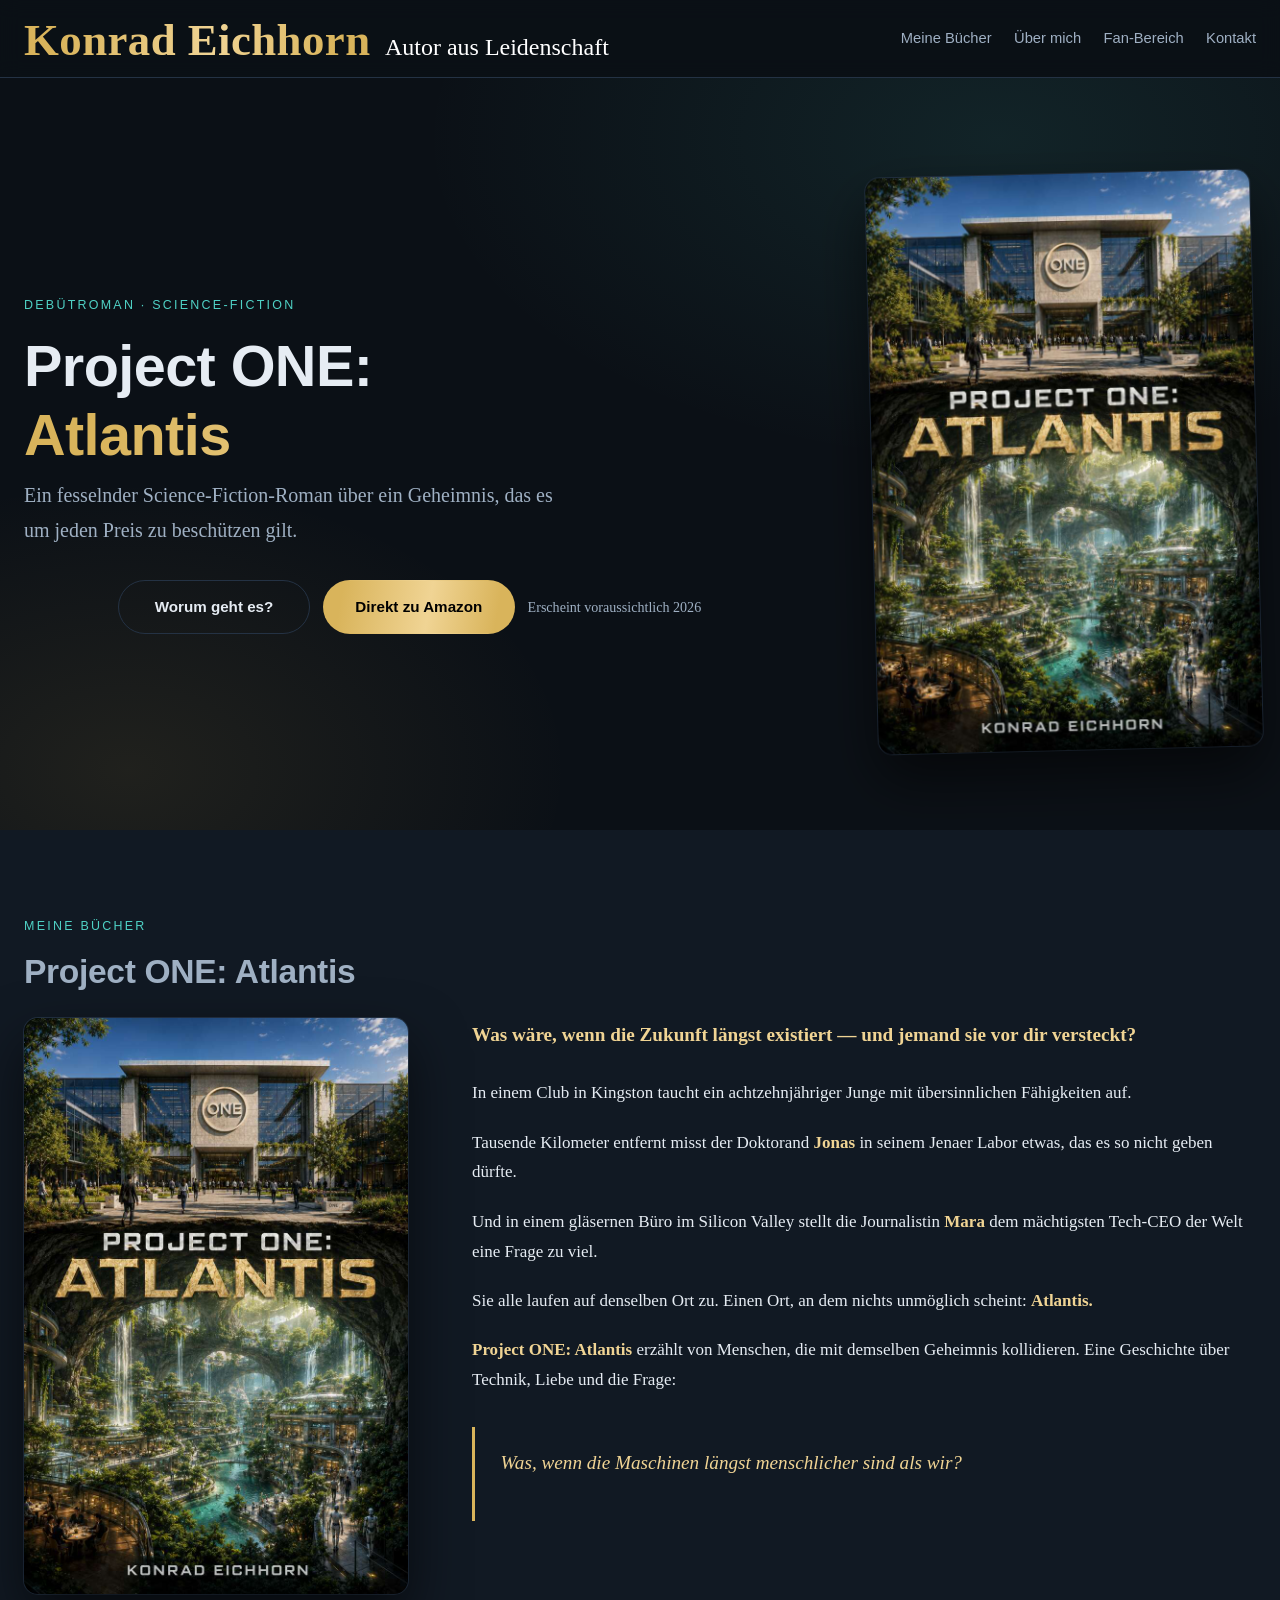
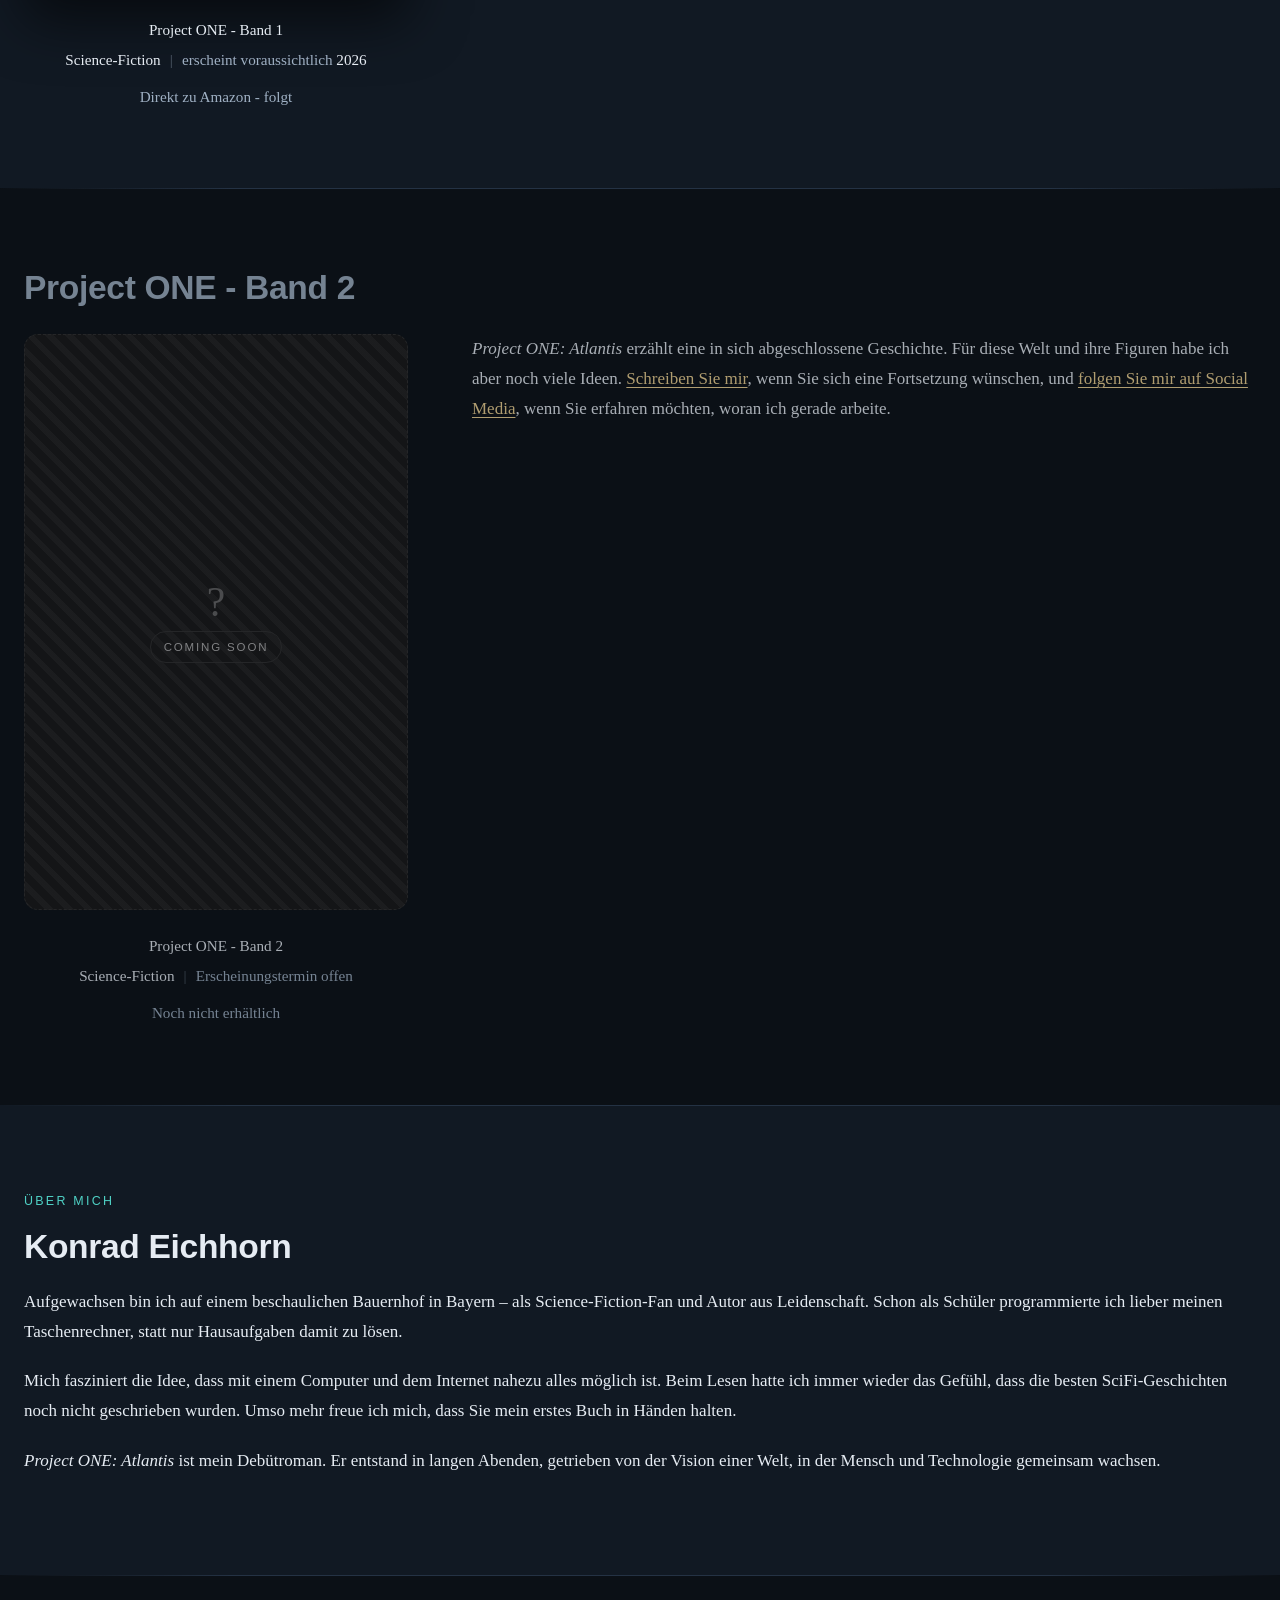
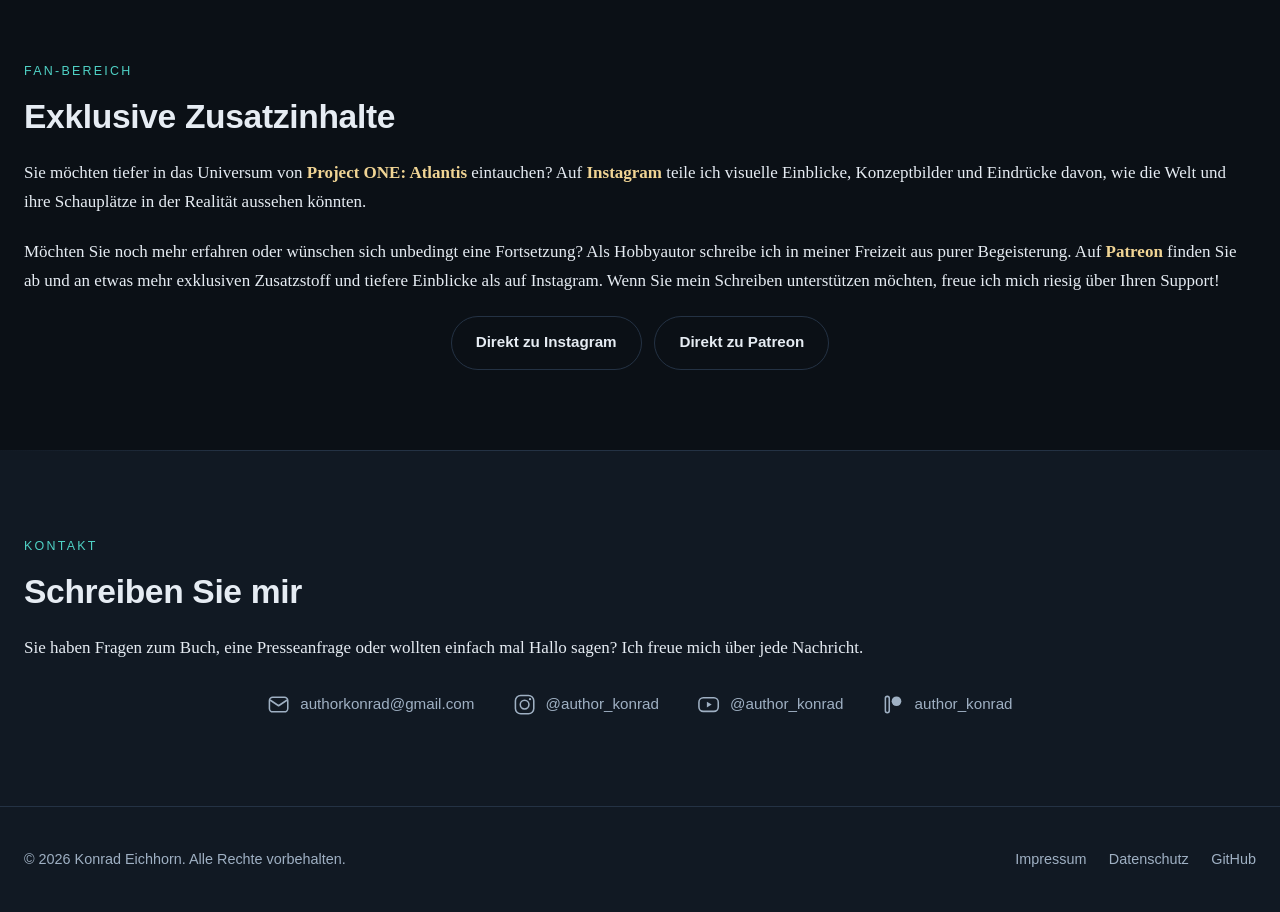
<file: index.html>
<!DOCTYPE html>
<html lang="de">

<head>
  <meta charset="utf-8">
  <meta name="viewport" content="width=device-width, initial-scale=1">
  <title>Konrad - Autor aus Leidenschaft</title>
  <meta name="description"
    content="Konrad Eichhorn schreibt Science-Fiction. Sein Debütroman „Project ONE: Atlantis“ erzählt von einem Geheimnis, das es um jeden Preis zu beschützen gilt.">
  <meta name="author" content="Konrad Eichhorn">
  <link rel="canonical" href="https://keichhorn.github.io/author/">

  <meta property="og:type" content="website">
  <meta property="og:locale" content="de_DE">
  <meta property="og:site_name" content="Konrad Eichhorn — Autor">
  <meta property="og:title" content="Konrad Eichhorn - Autor aus Leidenschaft">
  <meta property="og:description"
    content="Was wäre, wenn die Zukunft längst existiert — und jemand sie vor dir versteckt?">
  <meta property="og:url" content="https://keichhorn.github.io/author/">
  <meta property="og:image" content="https://keichhorn.github.io/author/bilder/cover-project-one-atlantis.jpg">
  <meta name="twitter:card" content="summary_large_image">

  <meta name="color-scheme" content="dark">
  <meta name="theme-color" content="#0b1016">
  <link rel="icon" type="image/png" href="bilder/icon-k.png">
  <link rel="stylesheet" href="assets/style.css">
</head>

<body>

  <header class="site-head">
    <div class="wrap">
      <div class="brand-group">
        <a class="brand" href="index.html">Konrad Eichhorn</a>
        <span class="tagline">Autor aus Leidenschaft</span>
      </div>
      <nav aria-label="Hauptnavigation">
        <a href="#buecher">Meine Bücher</a>
        <a href="#autor">Über mich</a>
        <a href="#fan-bereich">Fan-Bereich</a>
        <a href="#kontakt">Kontakt</a>
      </nav>
    </div>
  </header>

  <main>

    <!-- ---------- Hero ---------- -->
    <div class="hero">
      <div class="wrap">
        <div>
          <span class="kicker">Debütroman · Science-Fiction</span>
          <h1>Project ONE:<span class="accent">Atlantis</span></h1>
          <p class="lead">
            Ein fesselnder Science-Fiction-Roman über ein Geheimnis, das es um jeden Preis zu beschützen gilt.
          </p>
          <div class="actions">
            <a class="btn btn-ghost" href="#buecher">Worum geht es?</a>
            <!-- Ziel und Zustand kommen aus AMAZON_URL in assets/script.js -->
            <a class="btn btn-primary" aria-disabled="true" href="#kontakt" data-amazon="Amazon"
              title="Der Link folgt zur Veröffentlichung">Direkt zu Amazon</a>
            <span class="hint">Erscheint voraussichtlich 2026</span>
          </div>
        </div>
        <div class="cover-col">
          <a class="cover-frame" href="#buecher" aria-label="Zum Buch springen">
            <img src="bilder/cover-project-one-atlantis.jpg" width="800" height="1200"
              alt="Buchcover „Project ONE: Atlantis“ von Konrad Eichhorn: ein gläserner Firmensitz über einer verborgenen unterirdischen Stadt.">
          </a>
        </div>
      </div>
    </div>

    <!-- ---------- Meine Bücher — Band 1 ---------- -->
    <section id="buecher" class="section-alt">
      <div class="wrap">
        <span class="kicker">Meine Bücher</span>

        <article>
          <h3 class="book-title">Project ONE: Atlantis</h3>

          <div class="book">
            <div class="cover-col">
              <div class="cover-frame">
                <img src="bilder/cover-project-one-atlantis.jpg" width="800" height="1200" loading="lazy"
                  alt="Buchcover „Project ONE: Atlantis“ von Konrad Eichhorn: ein gläserner Firmensitz über einer verborgenen unterirdischen Stadt.">
              </div>
              <div class="specs">
                <p>Project ONE - Band 1</p>
                <p>Science-Fiction<span class="sep">|</span><span class="lbl">erscheint voraussichtlich</span> 2026</p>
                <!-- Ziel und Zustand kommen aus AMAZON_URL in assets/script.js -->
                <p><a class="buy pending" href="#kontakt" data-amazon="Direkt zu Amazon">Direkt zu Amazon - folgt</a>
                </p>
              </div>
            </div>

            <div class="prose blurb">
              <p class="opener">Was wäre, wenn die Zukunft längst existiert — und jemand sie vor dir versteckt?</p>
              <p>In einem Club in Kingston taucht ein achtzehnjähriger Junge mit übersinnlichen Fähigkeiten auf.</p>
              <p>Tausende Kilometer entfernt misst der Doktorand <strong>Jonas</strong> in seinem Jenaer Labor etwas,
                das es so nicht geben dürfte.</p>
              <p>Und in einem gläsernen Büro im Silicon Valley stellt die Journalistin <strong>Mara</strong> dem
                mächtigsten Tech-CEO der Welt eine Frage zu viel.</p>
              <p>Sie alle laufen auf denselben Ort zu. Einen Ort, an dem nichts unmöglich scheint:
                <strong>Atlantis.</strong>
              </p>
              <p><strong>Project ONE: Atlantis</strong> erzählt von Menschen, die mit demselben Geheimnis kollidieren.
                Eine Geschichte über Technik, Liebe und die Frage:</p>
              <blockquote>
                <p>Was, wenn die Maschinen längst menschlicher sind als wir?</p>
              </blockquote>
            </div>
          </div>
        </article>
      </div>
    </section>

    <!-- ---------- Meine Bücher — Band 2 (Platzhalter) ---------- -->
    <section id="band-2">
      <div class="wrap">
        <article class="book-soon">
          <h3 class="book-title">Project ONE - Band 2</h3>

          <div class="book">
            <div class="cover-col">
              <div class="cover-placeholder" role="img" aria-label="Cover zu Band 2 — noch nicht verfügbar">
                <span class="qm" aria-hidden="true">?</span>
                <span class="badge-soon">Coming soon</span>
              </div>
              <div class="specs">
                <p>Project ONE - Band 2</p>
                <p>Science-Fiction<span class="sep">|</span><span class="lbl">Erscheinungstermin offen</span></p>
                <p class="pending">Noch nicht erhältlich</p>
              </div>
            </div>

            <div class="prose">
              <p>
                <em>Project ONE: Atlantis</em> erzählt eine in sich abgeschlossene Geschichte.
                Für diese Welt und ihre Figuren habe ich aber noch viele Ideen.
                <a href="mailto:authorkonrad@gmail.com">Schreiben Sie mir</a>, wenn Sie sich
                eine Fortsetzung wünschen, und <a href="#kontakt">folgen Sie mir auf Social
                  Media</a>, wenn Sie erfahren möchten, woran ich gerade arbeite.
              </p>
              <!-- Erscheint erst, wenn AMAZON_AUTHOR_URL in assets/script.js gesetzt ist. -->
              <p hidden data-amazon-author-item>
                Sie möchten erfahren, wann es so weit ist?
                <a class="buy" data-amazon-author="Abonnieren Sie mich auf Amazon" href="#">Abonnieren Sie mich auf
                  Amazon</a> — dann werden Sie über jedes neue
                Buch benachrichtigt.
              </p>
            </div>
          </div>
        </article>
      </div>
    </section>

    <!-- ---------- Über mich ---------- -->
    <section id="autor" class="section-alt">
      <div class="wrap prose">
        <span class="kicker">Über mich</span>
        <h2>Konrad Eichhorn</h2>
        <p>
          Aufgewachsen bin ich auf einem beschaulichen Bauernhof in Bayern – als Science-Fiction-Fan
          und Autor aus Leidenschaft. Schon als Schüler programmierte ich lieber meinen Taschenrechner,
          statt nur Hausaufgaben damit zu lösen.
        </p>
        <p>
          Mich fasziniert die Idee, dass mit einem Computer und dem Internet nahezu alles möglich ist.
          Beim Lesen hatte ich immer wieder das Gefühl, dass die besten SciFi-Geschichten noch nicht
          geschrieben wurden. Umso mehr freue ich mich, dass Sie mein erstes Buch in Händen halten.
        </p>
        <p>
          <em>Project ONE: Atlantis</em> ist mein Debütroman. Er entstand in langen Abenden, getrieben
          von der Vision einer Welt, in der Mensch und Technologie gemeinsam wachsen.
        </p>
      </div>
    </section>

    <!-- ---------- Fan-Bereich ---------- -->
    <section id="fan-bereich">
      <div class="wrap prose blurb">
        <span class="kicker">Fan-Bereich</span>
        <h2>Exklusive Zusatzinhalte</h2>
        <p>
          Sie möchten tiefer in das Universum von <strong>Project ONE: Atlantis</strong> eintauchen?
          Auf <strong>Instagram</strong> teile ich visuelle Einblicke, Konzeptbilder und Eindrücke davon, wie die Welt
          und ihre Schauplätze in der Realität aussehen könnten.
        </p>
        <p>
          Möchten Sie noch mehr erfahren oder wünschen sich unbedingt eine Fortsetzung? Als Hobbyautor schreibe ich in
          meiner Freizeit aus purer Begeisterung. Auf <strong>Patreon</strong> finden Sie ab und an etwas mehr
          exklusiven Zusatzstoff und tiefere Einblicke als auf Instagram. Wenn Sie mein Schreiben unterstützen möchten,
          freue ich mich riesig über Ihren Support!
        </p>
        <div class="actions">
          <a class="btn btn-ghost" href="https://www.instagram.com/author_konrad/" rel="me noopener noreferrer"
            target="_blank" title="Instagram">
            Direkt zu Instagram
          </a>
          <a class="btn btn-ghost" href="https://www.patreon.com/author_konrad" rel="me noopener noreferrer"
            target="_blank" title="Patreon">
            Direkt zu Patreon
          </a>
        </div>
      </div>
    </section>

    <!-- ---------- Kontakt ---------- -->
    <section id="kontakt" class="section-alt">
      <div class="wrap prose">
        <span class="kicker">Kontakt</span>
        <h2>Schreiben Sie mir</h2>
        <p>
          Sie haben Fragen zum Buch, eine Presseanfrage oder wollten einfach mal Hallo sagen?
          Ich freue mich über jede Nachricht.
        </p>
        <ul class="social">
          <li>
            <a href="mailto:authorkonrad@gmail.com" title="E-Mail">
              <svg viewBox="0 0 24 24" aria-hidden="true" focusable="false">
                <rect x="2.5" y="4.5" width="19" height="15" rx="3.5" />
                <path d="M3.5 7.5 L12 13.2 L20.5 7.5" />
              </svg>
              <span>authorkonrad@gmail.com</span>
              <span class="sr">per E-Mail schreiben</span>
            </a>
          </li>
          <!-- Wird nur eingeblendet, wenn AMAZON_AUTHOR_URL in assets/script.js gesetzt ist. -->
          <li hidden data-amazon-author-item>
            <a data-amazon-author href="#">
              <svg viewBox="0 0 24 24" aria-hidden="true" focusable="false">
                <circle cx="12" cy="8.2" r="3.7" />
                <path d="M4.8 20.5 c0-3.6 3.2-5.8 7.2-5.8 s7.2 2.2 7.2 5.8" />
              </svg>
              <span>Autorenprofil bei Amazon</span>
            </a>
          </li>
          <li>
            <a href="https://www.instagram.com/author_konrad/" rel="me noopener noreferrer" target="_blank"
              title="Instagram">
              <svg viewBox="0 0 24 24" aria-hidden="true" focusable="false">
                <rect x="2.5" y="2.5" width="19" height="19" rx="5.5" />
                <circle cx="12" cy="12" r="4.5" />
                <circle cx="17.6" cy="6.4" r="1.2" class="dot" />
              </svg>
              <span>@author_konrad</span>
              <span class="sr">auf Instagram</span>
            </a>
          </li>
          <li>
            <a href="https://www.youtube.com/@author_konrad" rel="me noopener noreferrer" target="_blank"
              title="YouTube">
              <svg viewBox="0 0 24 24" aria-hidden="true" focusable="false">
                <rect x="2" y="5" width="20" height="14" rx="4.5" />
                <path d="M10.2 9.1 L15.2 12 L10.2 14.9 Z" class="fill" />
              </svg>
              <span>@author_konrad</span>
              <span class="sr">auf YouTube</span>
            </a>
          </li>
          <li>
            <a href="https://www.patreon.com/author_konrad" rel="me noopener noreferrer" target="_blank"
              title="Patreon">
              <svg viewBox="0 0 24 24" aria-hidden="true" focusable="false">
                <rect x="3.5" y="3.5" width="4" height="17" rx="2" />
                <circle cx="15" cy="8.5" r="5" class="fill" />
              </svg>
              <span>author_konrad</span>
              <span class="sr">auf Patreon</span>
            </a>
          </li>
        </ul>
      </div>
    </section>

  </main>

  <footer class="site-foot">
    <div class="wrap">
      <p style="margin:0;">© 2026 Konrad Eichhorn. Alle Rechte vorbehalten.</p>
      <nav aria-label="Rechtliches">
        <a href="impressum.html">Impressum</a>
        <a href="datenschutz.html">Datenschutz</a>
        <a href="https://github.com/keichhorn/author" rel="noopener noreferrer" target="_blank">GitHub</a>
      </nav>
    </div>
  </footer>

  <script src="assets/script.js" defer></script>
</body>

</html>
</file>
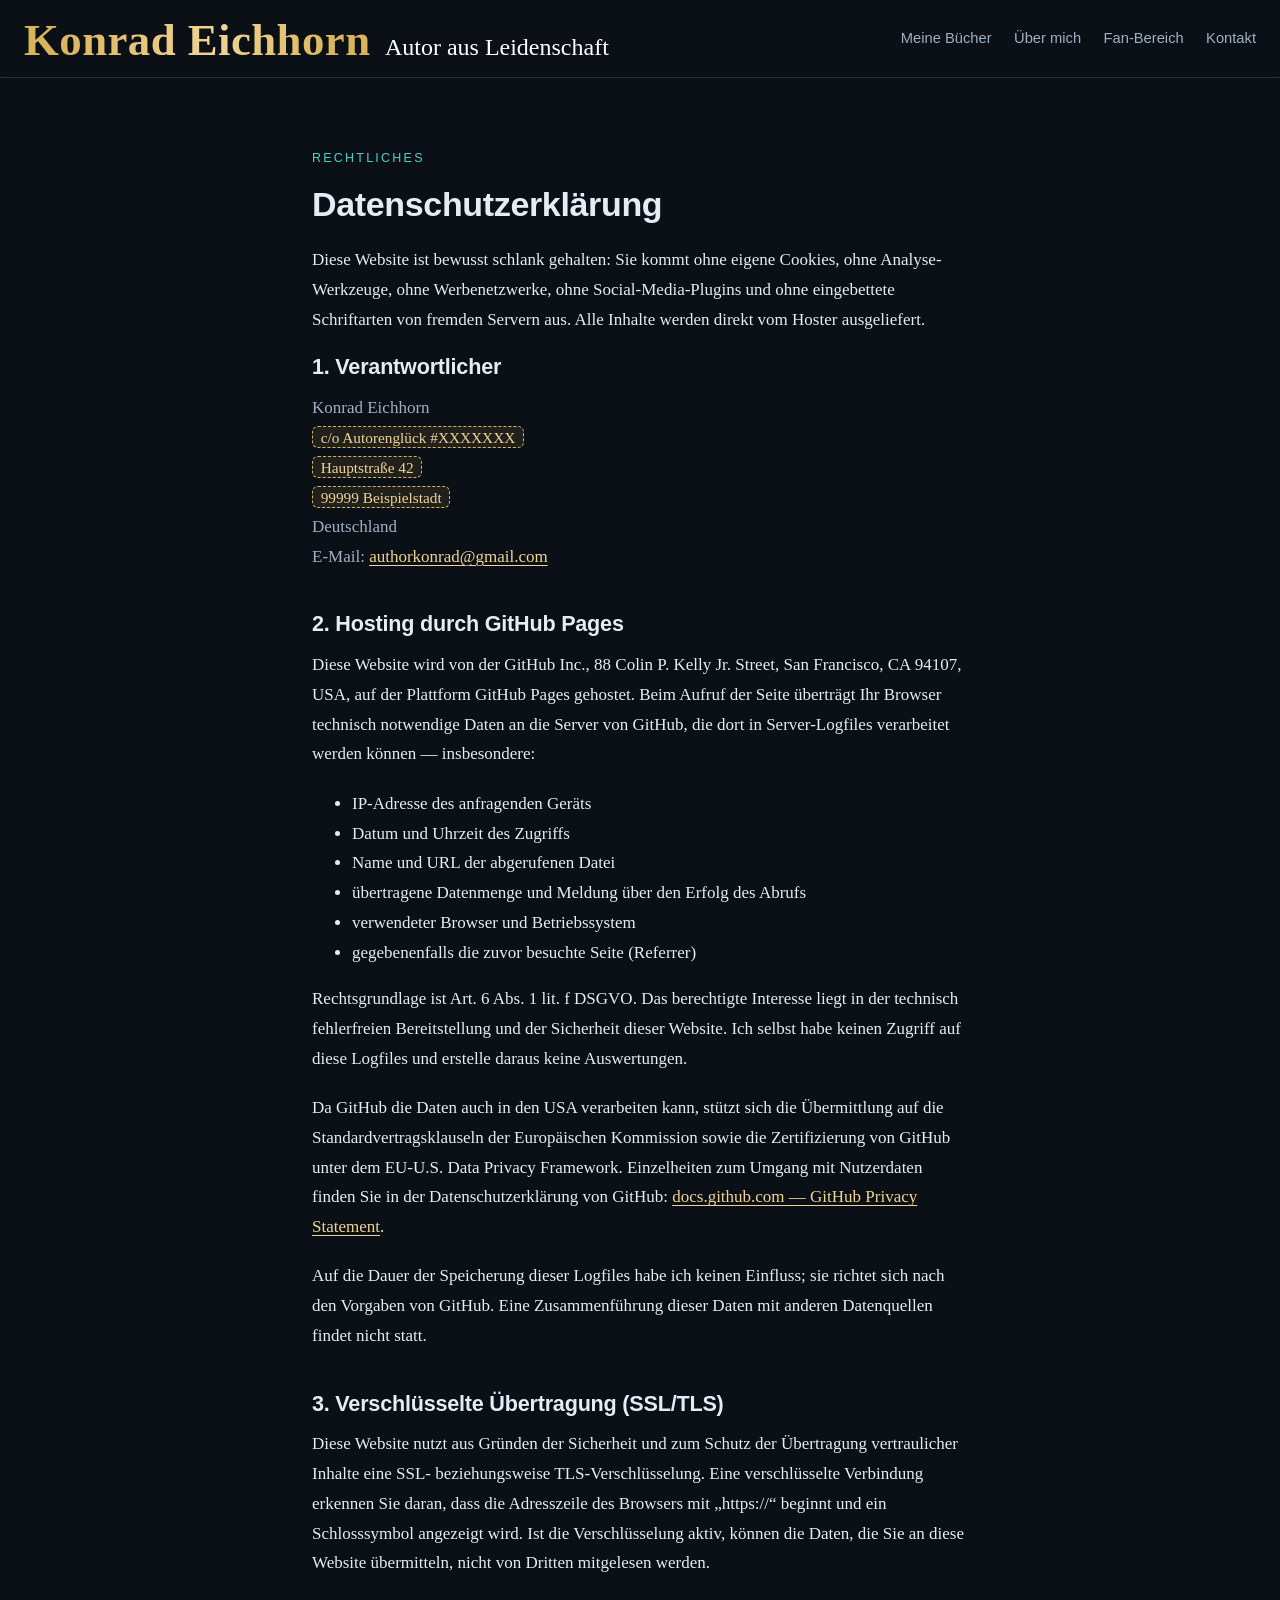
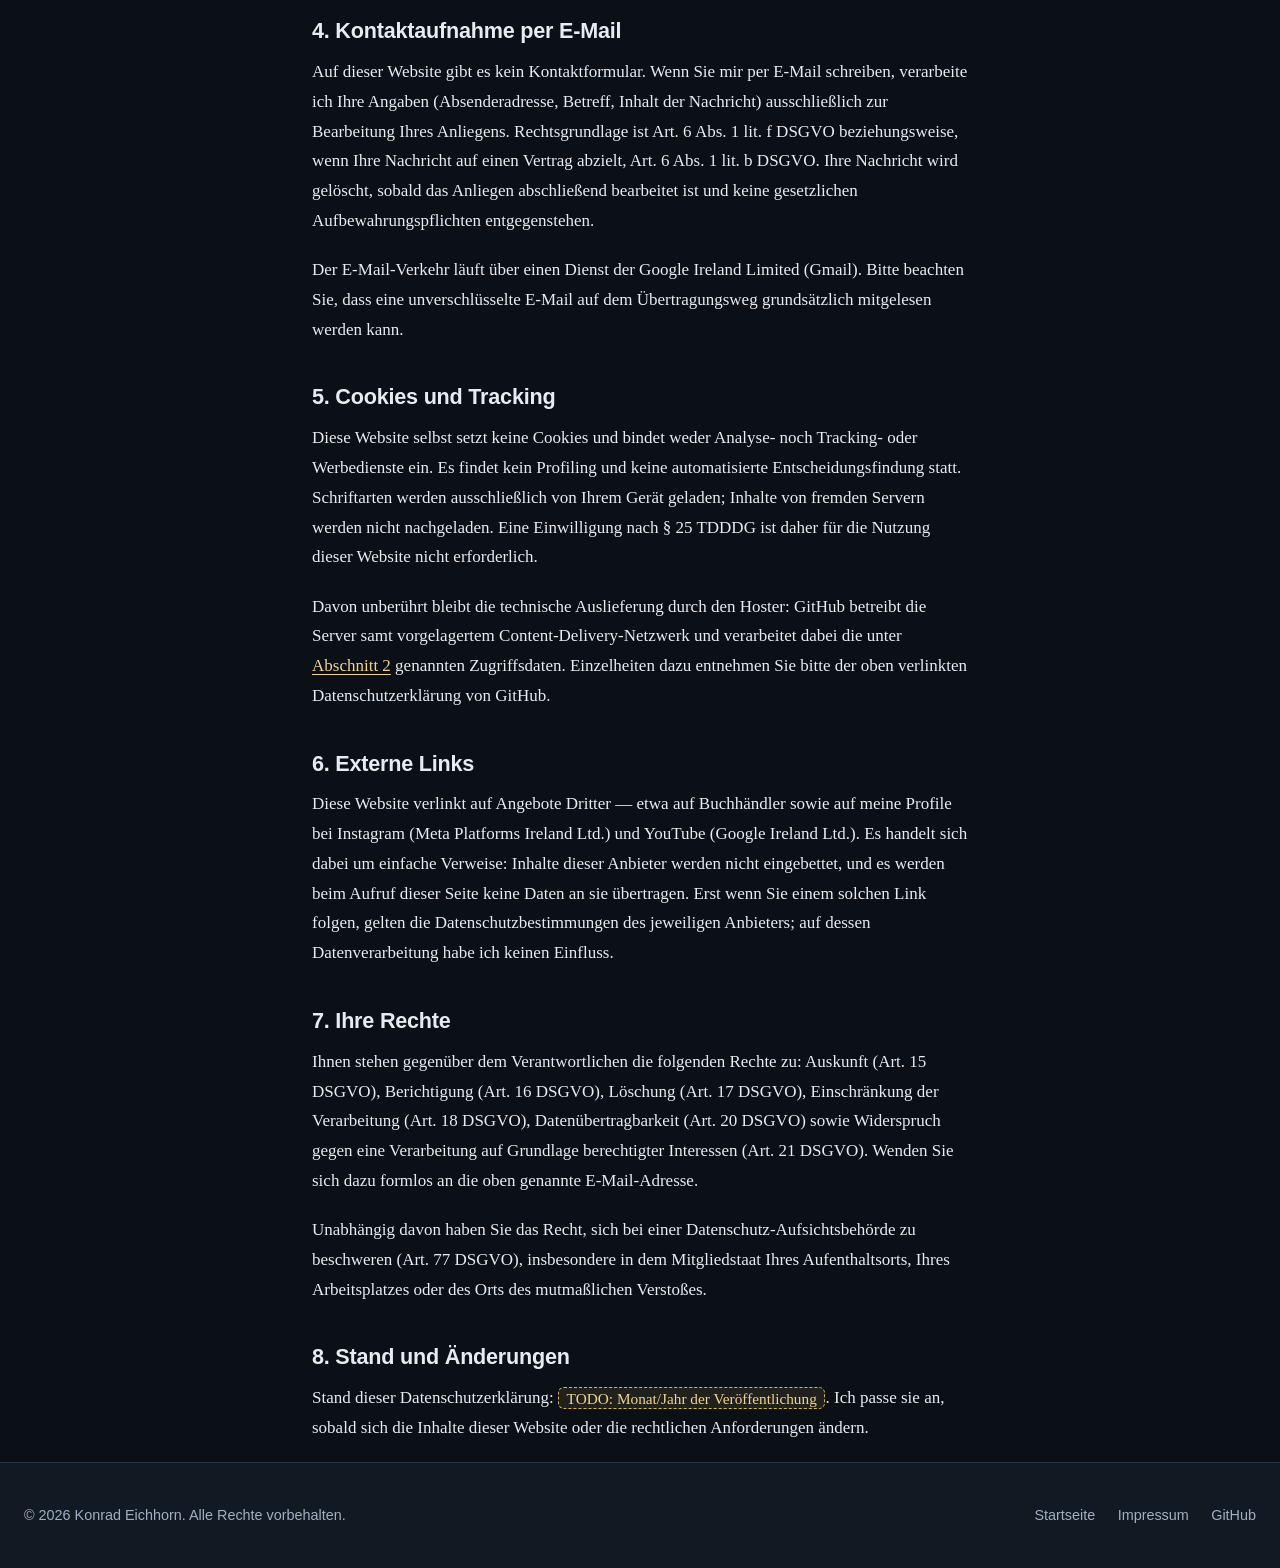
<file: datenschutz.html>
<!DOCTYPE html>
<html lang="de">
<head>
<meta charset="utf-8">
<meta name="viewport" content="width=device-width, initial-scale=1">
<title>Datenschutzerklärung - Konrad Eichhorn</title>
<meta name="description" content="Datenschutzerklärung der Autorenseite von Konrad Eichhorn.">
<meta name="robots" content="noindex, follow">
<meta name="color-scheme" content="dark">
<meta name="theme-color" content="#0b1016">
<link rel="icon" type="image/png" href="bilder/icon-k.png">
<link rel="stylesheet" href="assets/style.css">
</head>
<body>

<header class="site-head">
  <div class="wrap">
    <div class="brand-group">
      <a class="brand" href="index.html">Konrad Eichhorn</a>
      <span class="tagline">Autor aus Leidenschaft</span>
    </div>
    <nav aria-label="Hauptnavigation">
      <a href="index.html#buecher">Meine Bücher</a>
      <a href="index.html#autor">Über mich</a>
      <a href="index.html#fan-bereich">Fan-Bereich</a>
      <a href="index.html#kontakt">Kontakt</a>
    </nav>
  </div>
</header>

<main class="legal">
  <div class="wrap prose">
    <span class="kicker">Rechtliches</span>
    <h1>Datenschutzerklärung</h1>

    <p>
      Diese Website ist bewusst schlank gehalten: Sie kommt ohne eigene Cookies, ohne
      Analyse-Werkzeuge, ohne Werbenetzwerke, ohne Social-Media-Plugins und ohne eingebettete
      Schriftarten von fremden Servern aus. Alle Inhalte werden direkt vom Hoster ausgeliefert.
    </p>

    <h2>1. Verantwortlicher</h2>
    <address>
      Konrad Eichhorn<br>
      <!-- TODO: Anschrift synchron zum Impressum aktualisieren. -->
      <span class="todo">c/o Autorenglück #XXXXXXX</span><br>
      <span class="todo">Hauptstraße 42</span><br>
      <span class="todo">99999 Beispielstadt</span><br>
      Deutschland<br>
      E-Mail: <a href="mailto:authorkonrad@gmail.com">authorkonrad@gmail.com</a>
    </address>

    <h2 id="hosting">2. Hosting durch GitHub Pages</h2>
    <p>
      Diese Website wird von der GitHub Inc., 88 Colin P. Kelly Jr. Street, San Francisco,
      CA 94107, USA, auf der Plattform GitHub Pages gehostet. Beim Aufruf der Seite überträgt
      Ihr Browser technisch notwendige Daten an die Server von GitHub, die dort in Server-Logfiles
      verarbeitet werden können — insbesondere:
    </p>
    <ul>
      <li>IP-Adresse des anfragenden Geräts</li>
      <li>Datum und Uhrzeit des Zugriffs</li>
      <li>Name und URL der abgerufenen Datei</li>
      <li>übertragene Datenmenge und Meldung über den Erfolg des Abrufs</li>
      <li>verwendeter Browser und Betriebssystem</li>
      <li>gegebenenfalls die zuvor besuchte Seite (Referrer)</li>
    </ul>
    <p>
      Rechtsgrundlage ist Art. 6 Abs. 1 lit. f DSGVO. Das berechtigte Interesse liegt in der
      technisch fehlerfreien Bereitstellung und der Sicherheit dieser Website. Ich selbst habe
      keinen Zugriff auf diese Logfiles und erstelle daraus keine Auswertungen.
    </p>
    <p>
      Da GitHub die Daten auch in den USA verarbeiten kann, stützt sich die Übermittlung auf die
      Standardvertragsklauseln der Europäischen Kommission sowie die Zertifizierung von GitHub
      unter dem EU-U.S. Data Privacy Framework. Einzelheiten zum Umgang mit Nutzerdaten finden
      Sie in der Datenschutzerklärung von GitHub:
      <a href="https://docs.github.com/de/site-policy/privacy-policies/github-general-privacy-statement" rel="noopener noreferrer">
        docs.github.com — GitHub Privacy Statement</a>.
    </p>
    <p>
      Auf die Dauer der Speicherung dieser Logfiles habe ich keinen Einfluss; sie richtet sich
      nach den Vorgaben von GitHub. Eine Zusammenführung dieser Daten mit anderen Datenquellen
      findet nicht statt.
    </p>

    <h2>3. Verschlüsselte Übertragung (SSL/TLS)</h2>
    <p>
      Diese Website nutzt aus Gründen der Sicherheit und zum Schutz der Übertragung
      vertraulicher Inhalte eine SSL- beziehungsweise TLS-Verschlüsselung. Eine verschlüsselte
      Verbindung erkennen Sie daran, dass die Adresszeile des Browsers mit „https://“ beginnt
      und ein Schlosssymbol angezeigt wird. Ist die Verschlüsselung aktiv, können die Daten,
      die Sie an diese Website übermitteln, nicht von Dritten mitgelesen werden.
    </p>

    <h2>4. Kontaktaufnahme per E-Mail</h2>
    <p>
      Auf dieser Website gibt es kein Kontaktformular. Wenn Sie mir per E-Mail schreiben,
      verarbeite ich Ihre Angaben (Absenderadresse, Betreff, Inhalt der Nachricht) ausschließlich
      zur Bearbeitung Ihres Anliegens. Rechtsgrundlage ist Art. 6 Abs. 1 lit. f DSGVO
      beziehungsweise, wenn Ihre Nachricht auf einen Vertrag abzielt, Art. 6 Abs. 1 lit. b DSGVO.
      Ihre Nachricht wird gelöscht, sobald das Anliegen abschließend bearbeitet ist und keine
      gesetzlichen Aufbewahrungspflichten entgegenstehen.
    </p>
    <p>
      Der E-Mail-Verkehr läuft über einen Dienst der Google Ireland Limited (Gmail). Bitte
      beachten Sie, dass eine unverschlüsselte E-Mail auf dem Übertragungsweg grundsätzlich
      mitgelesen werden kann.
    </p>

    <h2>5. Cookies und Tracking</h2>
    <p>
      Diese Website selbst setzt keine Cookies und bindet weder Analyse- noch Tracking- oder
      Werbedienste ein. Es findet kein Profiling und keine automatisierte Entscheidungsfindung
      statt. Schriftarten werden ausschließlich von Ihrem Gerät geladen; Inhalte von fremden
      Servern werden nicht nachgeladen. Eine Einwilligung nach § 25 TDDDG ist daher für die
      Nutzung dieser Website nicht erforderlich.
    </p>
    <p>
      Davon unberührt bleibt die technische Auslieferung durch den Hoster: GitHub betreibt die
      Server samt vorgelagertem Content-Delivery-Netzwerk und verarbeitet dabei die unter
      <a href="#hosting">Abschnitt 2</a> genannten Zugriffsdaten. Einzelheiten dazu entnehmen Sie bitte der oben
      verlinkten Datenschutzerklärung von GitHub.
    </p>

    <h2>6. Externe Links</h2>
    <p>
      Diese Website verlinkt auf Angebote Dritter — etwa auf Buchhändler sowie auf meine Profile
      bei Instagram (Meta Platforms Ireland Ltd.) und YouTube (Google Ireland Ltd.). Es handelt
      sich dabei um einfache Verweise: Inhalte dieser Anbieter werden nicht eingebettet, und es
      werden beim Aufruf dieser Seite keine Daten an sie übertragen. Erst wenn Sie einem solchen
      Link folgen, gelten die Datenschutzbestimmungen des jeweiligen Anbieters; auf dessen
      Datenverarbeitung habe ich keinen Einfluss.
    </p>

    <h2>7. Ihre Rechte</h2>
    <p>
      Ihnen stehen gegenüber dem Verantwortlichen die folgenden Rechte zu: Auskunft (Art. 15 DSGVO),
      Berichtigung (Art. 16 DSGVO), Löschung (Art. 17 DSGVO), Einschränkung der Verarbeitung
      (Art. 18 DSGVO), Datenübertragbarkeit (Art. 20 DSGVO) sowie Widerspruch gegen eine
      Verarbeitung auf Grundlage berechtigter Interessen (Art. 21 DSGVO). Wenden Sie sich dazu
      formlos an die oben genannte E-Mail-Adresse.
    </p>
    <p>
      Unabhängig davon haben Sie das Recht, sich bei einer Datenschutz-Aufsichtsbehörde zu
      beschweren (Art. 77 DSGVO), insbesondere in dem Mitgliedstaat Ihres Aufenthaltsorts,
      Ihres Arbeitsplatzes oder des Orts des mutmaßlichen Verstoßes.
    </p>

    <h2>8. Stand und Änderungen</h2>
    <p>
      Stand dieser Datenschutzerklärung: <span class="todo">TODO: Monat/Jahr der Veröffentlichung</span>.
      Ich passe sie an, sobald sich die Inhalte dieser Website oder die rechtlichen Anforderungen
      ändern.
    </p>
  </div>
</main>

<footer class="site-foot">
  <div class="wrap">
    <p style="margin:0;">© 2026 Konrad Eichhorn. Alle Rechte vorbehalten.</p>
    <nav aria-label="Rechtliches">
      <a href="index.html">Startseite</a>
      <a href="impressum.html">Impressum</a>
      <a href="https://github.com/keichhorn/author" rel="noopener noreferrer" target="_blank">GitHub</a>
    </nav>
  </div>
</footer>

</body>
</html>
</file>
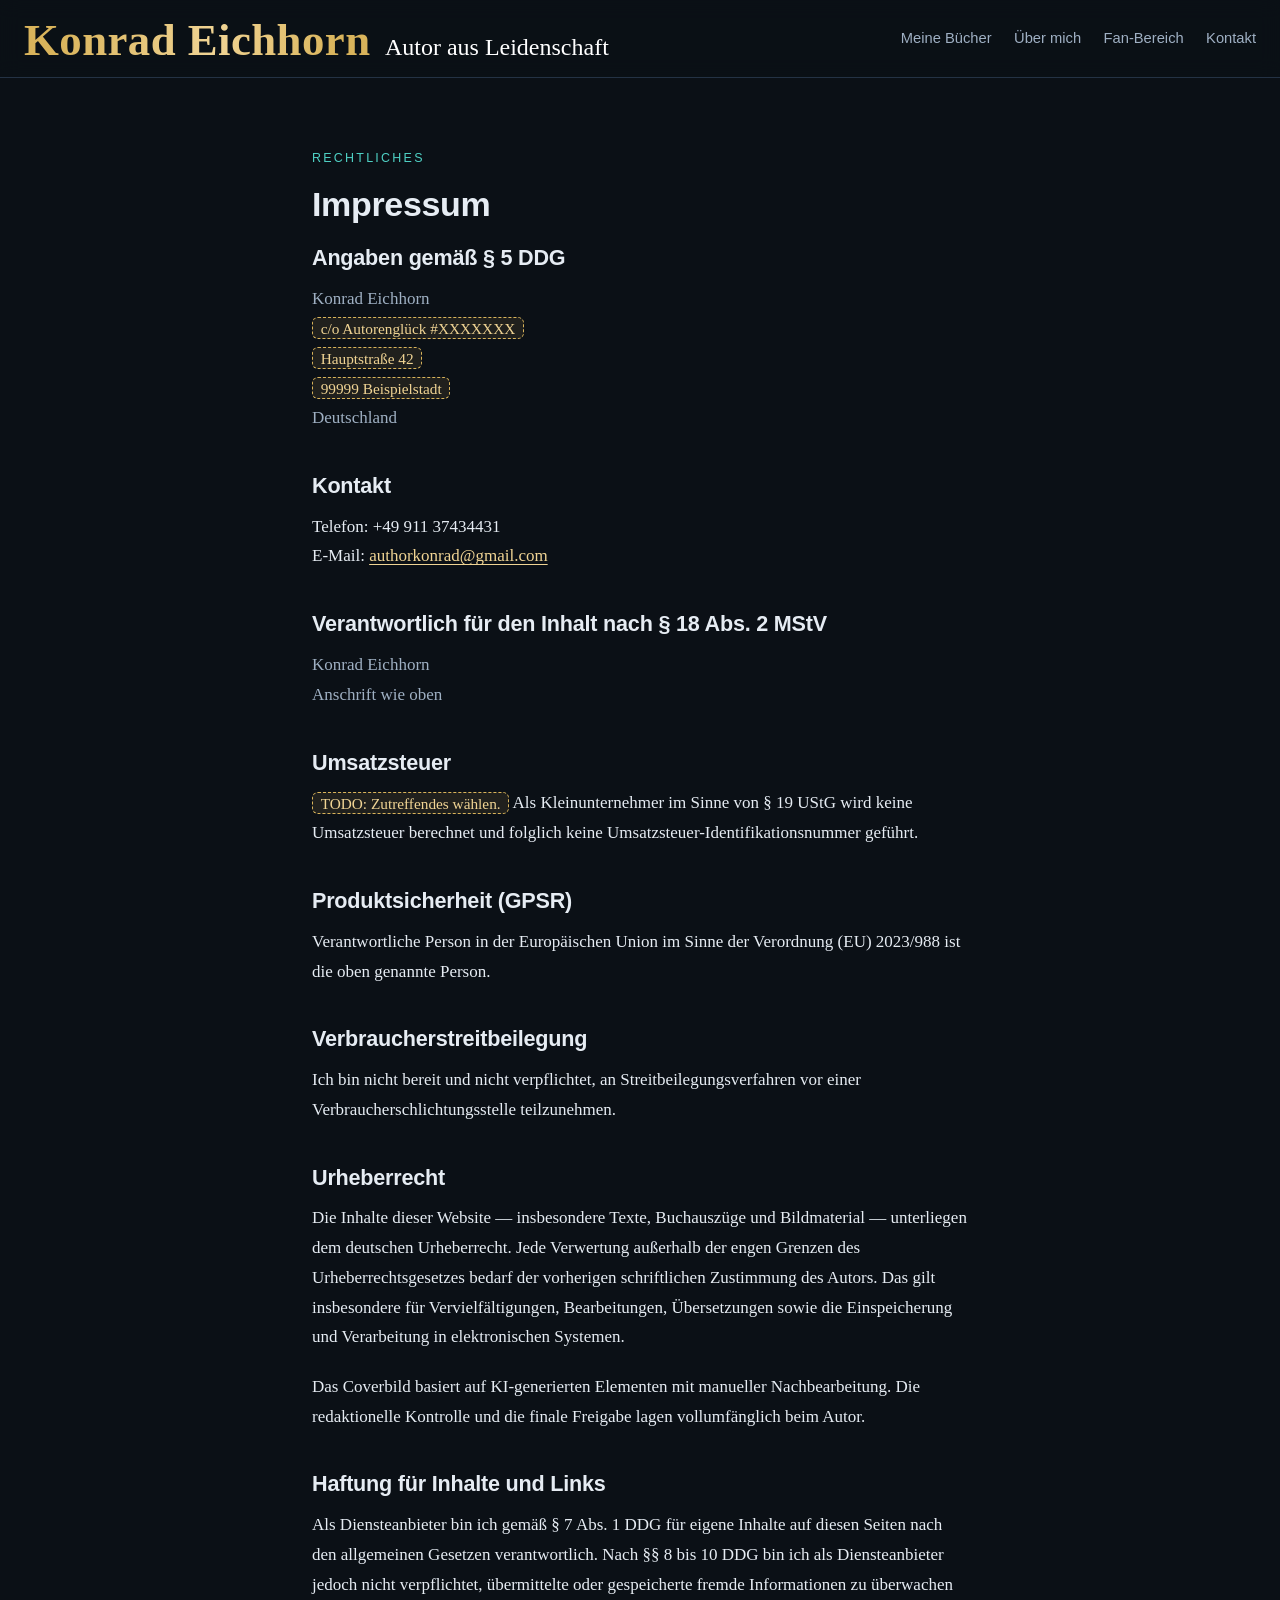
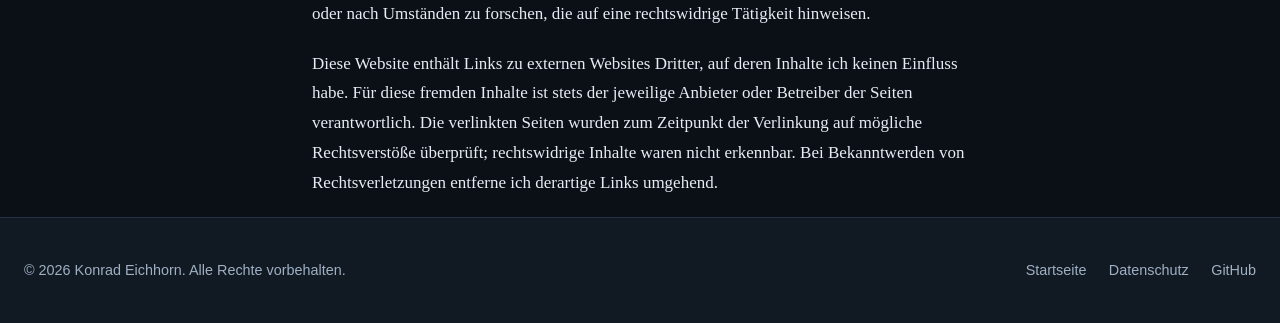
<file: impressum.html>
<!DOCTYPE html>
<html lang="de">
<head>
<meta charset="utf-8">
<meta name="viewport" content="width=device-width, initial-scale=1">
<title>Impressum - Konrad Eichhorn</title>
<meta name="description" content="Impressum und Anbieterkennzeichnung der Autorenseite von Konrad Eichhorn.">
<meta name="robots" content="noindex, follow">
<meta name="color-scheme" content="dark">
<meta name="theme-color" content="#0b1016">
<link rel="icon" type="image/png" href="bilder/icon-k.png">
<link rel="stylesheet" href="assets/style.css">
</head>
<body>

<header class="site-head">
  <div class="wrap">
    <div class="brand-group">
      <a class="brand" href="index.html">Konrad Eichhorn</a>
      <span class="tagline">Autor aus Leidenschaft</span>
    </div>
    <nav aria-label="Hauptnavigation">
      <a href="index.html#buecher">Meine Bücher</a>
      <a href="index.html#autor">Über mich</a>
      <a href="index.html#fan-bereich">Fan-Bereich</a>
      <a href="index.html#kontakt">Kontakt</a>
    </nav>
  </div>
</header>

<main class="legal">
  <div class="wrap prose">
    <span class="kicker">Rechtliches</span>
    <h1>Impressum</h1>

    <h2>Angaben gemäß § 5 DDG</h2>
    <address>
      Konrad Eichhorn<br>
      <!-- TODO: Nach der Anmeldung bei Autorenglück die echte c/o-Anschrift eintragen
           und die span.todo-Auszeichnung entfernen. -->
      <span class="todo">c/o Autorenglück #XXXXXXX</span><br>
      <span class="todo">Hauptstraße 42</span><br>
      <span class="todo">99999 Beispielstadt</span><br>
      Deutschland
    </address>

    <h2>Kontakt</h2>
    <p>
      Telefon: +49 911 37434431<br>
      E-Mail: <a href="mailto:authorkonrad@gmail.com">authorkonrad@gmail.com</a><br>
    </p>

    <h2>Verantwortlich für den Inhalt nach § 18 Abs. 2 MStV</h2>
    <address>
      Konrad Eichhorn<br>
      Anschrift wie oben
    </address>

    <h2>Umsatzsteuer</h2>
    <p>
      <span class="todo">TODO: Zutreffendes wählen.</span>
      Als Kleinunternehmer im Sinne von § 19 UStG wird keine Umsatzsteuer berechnet und
      folglich keine Umsatzsteuer-Identifikationsnummer geführt.
    </p>

    <h2>Produktsicherheit (GPSR)</h2>
    <p>
      Verantwortliche Person in der Europäischen Union im Sinne der Verordnung (EU) 2023/988
      ist die oben genannte Person.
    </p>

    <h2>Verbraucherstreitbeilegung</h2>
    <p>
      Ich bin nicht bereit und nicht verpflichtet, an Streitbeilegungsverfahren vor einer
      Verbraucherschlichtungsstelle teilzunehmen.
    </p>

    <h2>Urheberrecht</h2>
    <p>
      Die Inhalte dieser Website — insbesondere Texte, Buchauszüge und Bildmaterial —
      unterliegen dem deutschen Urheberrecht. Jede Verwertung außerhalb der engen Grenzen
      des Urheberrechtsgesetzes bedarf der vorherigen schriftlichen Zustimmung des Autors.
      Das gilt insbesondere für Vervielfältigungen, Bearbeitungen, Übersetzungen sowie die
      Einspeicherung und Verarbeitung in elektronischen Systemen.
    </p>
    <p>
      Das Coverbild basiert auf KI-generierten Elementen mit manueller Nachbearbeitung.
      Die redaktionelle Kontrolle und die finale Freigabe lagen vollumfänglich beim Autor.
    </p>

    <h2>Haftung für Inhalte und Links</h2>
    <p>
      Als Diensteanbieter bin ich gemäß § 7 Abs. 1 DDG für eigene Inhalte auf diesen Seiten
      nach den allgemeinen Gesetzen verantwortlich. Nach §§ 8 bis 10 DDG bin ich als
      Diensteanbieter jedoch nicht verpflichtet, übermittelte oder gespeicherte fremde
      Informationen zu überwachen oder nach Umständen zu forschen, die auf eine rechtswidrige
      Tätigkeit hinweisen.
    </p>
    <p>
      Diese Website enthält Links zu externen Websites Dritter, auf deren Inhalte ich keinen
      Einfluss habe. Für diese fremden Inhalte ist stets der jeweilige Anbieter oder Betreiber
      der Seiten verantwortlich. Die verlinkten Seiten wurden zum Zeitpunkt der Verlinkung auf
      mögliche Rechtsverstöße überprüft; rechtswidrige Inhalte waren nicht erkennbar. Bei
      Bekanntwerden von Rechtsverletzungen entferne ich derartige Links umgehend.
    </p>
  </div>
</main>

<footer class="site-foot">
  <div class="wrap">
    <p style="margin:0;">© 2026 Konrad Eichhorn. Alle Rechte vorbehalten.</p>
    <nav aria-label="Rechtliches">
      <a href="index.html">Startseite</a>
      <a href="datenschutz.html">Datenschutz</a>
      <a href="https://github.com/keichhorn/author" rel="noopener noreferrer" target="_blank">GitHub</a>
    </nav>
  </div>
</footer>

</body>
</html>
</file>
<file: assets/style.css>
/* Project ONE: Atlantis — Autorenseite Konrad Eichhorn */

:root {
  --bg:        #0b1016;
  --bg-alt:    #111923;
  --surface:   #16202c;
  --line:      #243244;
  --text:      #e6ecf3;
  --text-dim:  #9fb0c3;
  --gold:      #d9b45b;
  --gold-soft: #f0d494;
  /* Der Goldverlauf des Titels „Atlantis“ — überall dort verwendet, wo
     dieselbe Anmutung gefragt ist (Namenszug, Amazon-Button). */
  --gold-grad: linear-gradient(100deg, var(--gold) 10%, var(--gold-soft) 55%, var(--gold) 90%);
  --teal:      #4fd1c5;
  --maxw:      80rem;
  --radius:    14px;
}

*, *::before, *::after { box-sizing: border-box; }

/* Sagt dem Browser, dass die Seite bereits dunkel gestaltet ist. Ohne diese
   Angabe stülpt der erzwungene Dunkelmodus (Chromium/Vivaldi „Auto Dark“)
   der Seite eigene Farben über und macht etwa die schwarze Schrift auf dem
   goldenen Button wieder weiß. */
:root { color-scheme: dark; }

html {
  scroll-behavior: smooth;
  scroll-padding-top: 6.5rem;  /* damit die sticky Kopfzeile das Ziel nicht verdeckt */
}

body {
  margin: 0;
  background: var(--bg);
  color: var(--text);
  font-family: "Iowan Old Style", "Palatino Linotype", Palatino, Georgia, serif;
  font-size: 1.0625rem;
  line-height: 1.75;
  -webkit-font-smoothing: antialiased;
}

img { max-width: 100%; height: auto; display: block; }

a { color: var(--gold-soft); text-decoration-thickness: 1px; text-underline-offset: 3px; }
a:hover { color: #fff; }

h1, h2, h3, .kicker, .btn, nav, footer {
  font-family: "Segoe UI", -apple-system, BlinkMacSystemFont, Roboto, Helvetica, Arial, sans-serif;
}

h1, h2, h3 { line-height: 1.2; margin: 0 0 .6em; font-weight: 700; letter-spacing: -0.01em; }
h2 { font-size: clamp(1.5rem, 3.2vw, 2.1rem); }
h3 { font-size: 1.15rem; }

.wrap { max-width: var(--maxw); margin: 0 auto; padding: 0 1.5rem; }

/* Sprungziele bekommen per Skript den Fokus — ohne sichtbaren Rahmen. */
[tabindex="-1"]:focus { outline: none; }

/* Gilt auch für Flex-Kinder, die sonst trotz hidden sichtbar blieben. */
[hidden] { display: none !important; }

.kicker {
  display: inline-block;
  font-size: .78rem;
  letter-spacing: .18em;
  text-transform: uppercase;
  color: var(--teal);
  margin-bottom: .9rem;
}

/* ---------- Kopfzeile ---------- */

.site-head {
  position: sticky; top: 0; z-index: 20;
  background: rgba(11, 16, 22, .88);
  backdrop-filter: blur(10px);
  border-bottom: 1px solid var(--line);
}
.site-head .wrap {
  display: flex; align-items: center; justify-content: space-between;
  gap: 1rem; min-height: 4.8rem; flex-wrap: wrap;
}
/* Handschriftlicher Namenszug. Bewusst nur systemeigene Schriften — eine
   Webfont von einem fremden Server wäre ein Datenschutzthema. Reihenfolge:
   macOS-Kalligrafie, dann Windows (Gabriola/Segoe Script), dann Notnagel. */
.brand {
  font-family: "Snell Roundhand", "Apple Chancery", Gabriola,
               "Segoe Script", "Brush Script MT", "Lucida Handwriting", cursive;
  font-size: 2.8rem;   /* Schwungschriften laufen klein, daher großzügiger */
  font-weight: 600;
  line-height: 1;
  letter-spacing: .01em;
  text-decoration: none;
  padding-top: .1em;   /* Schwungschriften sitzen optisch zu hoch */
  /* Derselbe Verlauf wie im Titel „Atlantis“ */
  background: var(--gold-grad);
  -webkit-background-clip: text; background-clip: text;
  color: transparent;
  transition: filter .2s ease;
}
.brand:hover { filter: brightness(1.15); }

/* Zusatz im selben Schriftzug, kleiner und in Weiß. */
.brand-group {
  display: flex;
  align-items: baseline;
  gap: .9rem;
  min-width: 0;
}
.tagline {
  font-family: "Snell Roundhand", "Apple Chancery", Gabriola,
               "Segoe Script", "Brush Script MT", "Lucida Handwriting", cursive;
  font-size: 1.5rem;
  line-height: 1;
  color: #fff;
  white-space: nowrap;
}
.site-head nav { display: flex; gap: 1.4rem; flex-wrap: wrap; }
.site-head nav a {
  color: var(--text-dim); text-decoration: none; font-size: .92rem;
}
.site-head nav a:hover { color: var(--gold); }

/* ---------- Hero ---------- */

.hero {
  padding: clamp(3rem, 8vw, 6rem) 0 clamp(3rem, 7vw, 5rem);
  background:
    radial-gradient(60rem 34rem at 78% 8%, rgba(79, 209, 197, .10), transparent 60%),
    radial-gradient(46rem 30rem at 10% 92%, rgba(217, 180, 91, .10), transparent 60%);
}
.hero .wrap {
  display: grid;
  grid-template-columns: minmax(0, 1fr) minmax(0, 24rem);
  gap: clamp(2rem, 6vw, 5rem);
  align-items: center;
}
.hero h1 {
  font-size: clamp(2.2rem, 6vw, 3.6rem);
  margin-bottom: .5rem;
}
.hero h1 .accent {
  display: block;
  background: var(--gold-grad);
  -webkit-background-clip: text; background-clip: text;
  color: transparent;
}
.hero .lead {
  font-size: clamp(1.05rem, 2.1vw, 1.25rem);
  color: var(--text-dim);
  max-width: 34rem;
  margin: 0 0 2rem;
}
.cover-frame {
  display: block;   /* im Hero ist es ein Link zum Buchabschnitt */
  border-radius: var(--radius);
  overflow: hidden;
  box-shadow: 0 1.6rem 3.5rem rgba(0, 0, 0, .6), 0 0 0 1px var(--line);
}

/* Neigung und Hover-Effekt nur im Hero — in der Bücherliste stünde die
   Bewegung bloß im Weg. Ohne eigene Compositing-Ebene (will-change,
   translateZ) ruckelt die Drehung, weil das große Bild sonst bei jedem
   Frame neu gerastert würde. */
.hero .cover-frame {
  transform: rotate(-1.4deg) translateZ(0);
  transition: transform .5s cubic-bezier(.22, .61, .36, 1);
  will-change: transform;
  backface-visibility: hidden;
}
.hero .cover-frame:hover {
  transform: rotate(0deg) translate3d(0, -6px, 0) scale(1.015);
}
.hero .cover-frame img { transform: translateZ(0); }

/* ---------- Buttons ---------- */

.actions { display: flex; gap: .8rem; flex-wrap: wrap; align-items: center; justify-content: center; }
/* Beide Schaltflächen im Hero gleich groß, unabhängig von der Textlänge. */
.hero .actions .btn { min-width: 12rem; text-align: center; }
.btn {
  display: inline-block;
  padding: .8rem 1.5rem;
  border-radius: 999px;
  font-size: .95rem; font-weight: 600;
  text-decoration: none;
  border: 1px solid transparent;
  transition: transform .15s ease, background .2s ease, border-color .2s ease;
}
.btn:hover { transform: translateY(-2px); }
.btn-primary { background: var(--gold-grad); color: #000; }
.btn-primary:hover { background: var(--gold-soft); color: #000; }
.btn-ghost { border-color: var(--line); color: var(--text); }
.btn-ghost:hover { border-color: var(--gold); color: var(--gold-soft); }
.btn[aria-disabled="true"] {
  background: transparent; color: var(--text-dim);
  border: 1px dashed var(--line); cursor: not-allowed;
}
.btn[aria-disabled="true"]:hover { transform: none; color: var(--text-dim); }
/* Amazon-Button: volle Goldwirkung wie der Titel, bis zur Veröffentlichung
   aber ohne Hover-Anhebung. Keine abgesenkte Deckkraft — die würde das Gold
   mit dem dunklen Hintergrund zu Braun mischen. */
.btn-primary[aria-disabled="true"] {
  background: var(--gold-grad);
  color: #000;
  border: 1px solid transparent;
}
.btn-primary[aria-disabled="true"]:hover {
  background: var(--gold-grad);
  color: #000;
  transform: none;
}
.hint {
  color: var(--text-dim);
  font-size: .88rem;
  align-self: center;
}

/* ---------- Abschnitte ---------- */

/* Abschnitte wechseln zwischen dunkel und etwas heller — das ist der eigentliche
   Trenner. Die Linie an der Naht läuft zu den Rändern hin aus. */
section { padding: clamp(3rem, 7vw, 5rem) 0; position: relative; }
section + section::before {
  content: "";
  position: absolute; top: 0; left: 50%;
  transform: translateX(-50%);
  width: min(100%, var(--maxw));
  height: 1px;
  background: linear-gradient(90deg,
    transparent, var(--line) 18%, var(--line) 82%, transparent);
}
.section-alt { background: var(--bg-alt); }

.prose { max-width: 44rem; }
.prose p { margin: 0 0 1.15em; }

/* „Über mich“ und „Kontakt“ laufen über die volle Spaltenbreite wie die
   Buchblöcke darüber — Container und Text bündig auf gleicher Flucht. */
.wrap.prose { max-width: var(--maxw); }

blockquote {
  margin: 2rem 0;
  padding: 1.2rem 0 1.2rem 1.6rem;
  border-left: 3px solid var(--gold);
  font-size: 1.2rem;
  font-style: italic;
  color: var(--gold-soft);
}
blockquote p { margin: 0; }

.split {
  display: grid;
  grid-template-columns: minmax(0, 1fr) minmax(0, 1fr);
  gap: clamp(2rem, 5vw, 3.5rem);
  align-items: start;
}

/* Angaben unter dem Cover — ohne Kasten, der Titel steht bereits darüber. */
.specs {
  margin-top: 1.5rem;
  text-align: center;
  font-size: .95rem;
  line-height: 1.55;
}
.specs p { margin: 0 0 .4em; color: var(--text); }
.specs p:last-child { margin-bottom: 0; margin-top: .9em; }
/* Nur über die Farbe zurückgenommen — kursive Serifen laufen schmaler und
   wirken dadurch kleiner als die Zeilen darüber. */
.specs .pending { color: var(--text-dim); }

/* Feste Angaben stehen hell, verbindende Wörter treten zurück. */
.specs .lbl { color: var(--text-dim); }
.specs .sep {
  display: inline-block;
  color: var(--text-dim);
  margin: 0 .6em;
  opacity: .45;
  font-weight: 300;
}

.buy {
  color: var(--gold-soft);
  font-weight: 600;
  text-decoration: none;
  border-bottom: 1px solid rgba(240, 212, 148, .35);
  padding-bottom: 1px;
  transition: color .2s ease, border-color .2s ease;
}
.buy:hover { color: #fff; border-color: #fff; }
/* Solange keine Amazon-Adresse hinterlegt ist, sieht es nicht nach Link aus. */
.buy.pending {
  color: var(--text-dim);
  font-weight: 400;
  border-bottom: none;
  cursor: default;
}
.buy.pending:hover { color: var(--text-dim); }

/* ---------- Bücher ---------- */

/* Von links nach rechts: Cover, Eckdaten, Klappentext. */
.book {
  display: grid;
  grid-template-columns: minmax(0, 24rem) minmax(0, 1fr);
  gap: clamp(2rem, 5vw, 4rem);
  align-items: start;
}
.book-title {
  font-size: clamp(1.5rem, 3.4vw, 2.1rem);
  color: var(--text-dim);
  margin-bottom: 1.6rem;
}
.book .prose { max-width: none; }

/* Klappentext: alles Hervorgehobene übernimmt das Gold des Covers. */
.blurb strong, .blurb em, .blurb b, .blurb i { color: var(--gold-soft); }
.blurb strong { font-weight: 700; }
.blurb .opener {
  font-size: 1.2rem;
  color: var(--gold-soft);
  font-weight: 600;
  margin-bottom: 1.4em;
}

/* Band 2 — Platzhalter, bis es etwas zu zeigen gibt */
.book-soon { opacity: .72; }
.book-soon .book-title { color: var(--text-dim); }
.cover-placeholder {
  position: relative;
  aspect-ratio: 2 / 3;
  border-radius: var(--radius);
  border: 1px dashed var(--line);
  background:
    repeating-linear-gradient(
      45deg,
      rgba(159, 176, 195, .07) 0,
      rgba(159, 176, 195, .07) 6px,
      transparent 6px,
      transparent 14px
    ),
    var(--bg-alt);
  display: grid;
  place-content: center;
  gap: .5rem;
  text-align: center;
  padding: 1.5rem;
  filter: grayscale(1);
}
.cover-placeholder .qm {
  font-size: 2.6rem;
  color: var(--text-dim);
  opacity: .5;
  line-height: 1;
}
.badge-soon {
  display: inline-block;
  font-family: "Segoe UI", -apple-system, BlinkMacSystemFont, Roboto, Helvetica, Arial, sans-serif;
  font-size: .72rem;
  letter-spacing: .16em;
  text-transform: uppercase;
  color: var(--text-dim);
  border: 1px solid var(--line);
  border-radius: 999px;
  padding: .3rem .8rem;
}

/* ---------- Profile ---------- */

.sr {
  position: absolute; width: 1px; height: 1px;
  padding: 0; margin: -1px; overflow: hidden;
  clip-path: inset(50%); white-space: nowrap;
}

.social {
  list-style: none;
  padding: 0;
  margin: 1.8rem 0 0;
  display: flex;
  gap: 1.2rem 2.4rem;
  flex-wrap: wrap;
  align-items: center;
  justify-content: center;
}
.social a {
  display: inline-flex;
  align-items: center;
  gap: .6rem;
  color: var(--text-dim);
  text-decoration: none;
  font-family: "Segoe UI", -apple-system, BlinkMacSystemFont, Roboto, Helvetica, Arial, sans-serif;
  font-size: .95rem;
  transition: color .2s ease;
}
.social a:hover { color: var(--gold-soft); }
.social svg {
  width: 1.45rem; height: 1.45rem;
  fill: none;
  stroke: currentColor;
  stroke-width: 1.6;
  stroke-linejoin: round;
  stroke-linecap: round;
  flex: none;
}
.social svg .fill, .social svg .dot { fill: currentColor; stroke: none; }

/* ---------- Rechtsseiten ---------- */

.legal { padding-top: clamp(2.5rem, 6vw, 4rem); }

/* Fehlerseite: ohne Kopf- und Fußzeile, Inhalt mittig im Fenster. */
.error-page {
  min-height: 100vh;
  display: grid;
  align-content: center;
  padding: 2rem 0;
}
/* Rechtstexte bleiben schmal — dort geht es ums Lesen, nicht ums Layout. */
.legal .wrap.prose { max-width: 44rem; }
.legal .prose h2 { margin-top: 2.5rem; font-size: 1.35rem; }
.legal .prose h2:first-of-type { margin-top: 0; }
.legal address { font-style: normal; color: var(--text-dim); margin: 0 0 1.15em; }

.todo {
  background: rgba(217, 180, 91, .1);
  border: 1px dashed var(--gold);
  border-radius: 6px;
  padding: .1em .5em;
  color: var(--gold-soft);
  font-size: .9em;
}

/* ---------- Fußzeile ---------- */

.site-foot {
  border-top: 1px solid var(--line);
  background: var(--bg-alt);
  padding: 2.5rem 0;
  color: var(--text-dim);
  font-size: .9rem;
}
.site-foot .wrap {
  display: flex; justify-content: space-between; gap: 1rem; flex-wrap: wrap;
}
.site-foot nav { display: flex; gap: 1.4rem; flex-wrap: wrap; }
.site-foot a { color: var(--text-dim); text-decoration: none; }
.site-foot a:hover { color: var(--gold); }

/* ---------- Schmale Bildschirme ---------- */

/* Mittlere Breiten: Cover etwas schmaler, damit dem Klappentext genug bleibt. */
@media (max-width: 70rem) {
  .book { grid-template-columns: minmax(0, 18rem) minmax(0, 1fr); }
}

/* Schmal: Cover mit Angaben über den Klappentext. */
@media (max-width: 48rem) {
  .book { grid-template-columns: minmax(0, 1fr); }
  .book .cover-col { max-width: 17rem; margin: 0 auto; }
}

@media (max-width: 52rem) {
  .hero .wrap { grid-template-columns: minmax(0, 1fr); text-align: center; }
  .hero .lead { margin-left: auto; margin-right: auto; }
  .hero .cover-col { order: -1; max-width: 17rem; margin: 0 auto; }
  .actions { justify-content: center; }
  .social { justify-content: center; }
  .split { grid-template-columns: minmax(0, 1fr); }
  .site-head .wrap { min-height: auto; padding-top: .8rem; padding-bottom: .8rem; }
  .tagline { display: none; }   /* zu wenig Platz neben dem Namen */
}

/* Handy: lieber ohne Menü als mit zweizeiliger Kopfleiste. Die Seite ist
   kurz genug, um die Abschnitte durch Scrollen zu erreichen. */
@media (max-width: 40rem) {
  .site-head .wrap { flex-wrap: nowrap; }
  .site-head nav { display: none; }
}

@media (prefers-reduced-motion: reduce) {
  html { scroll-behavior: auto; }
  *, *::before, *::after { transition: none !important; }
}
</file>
